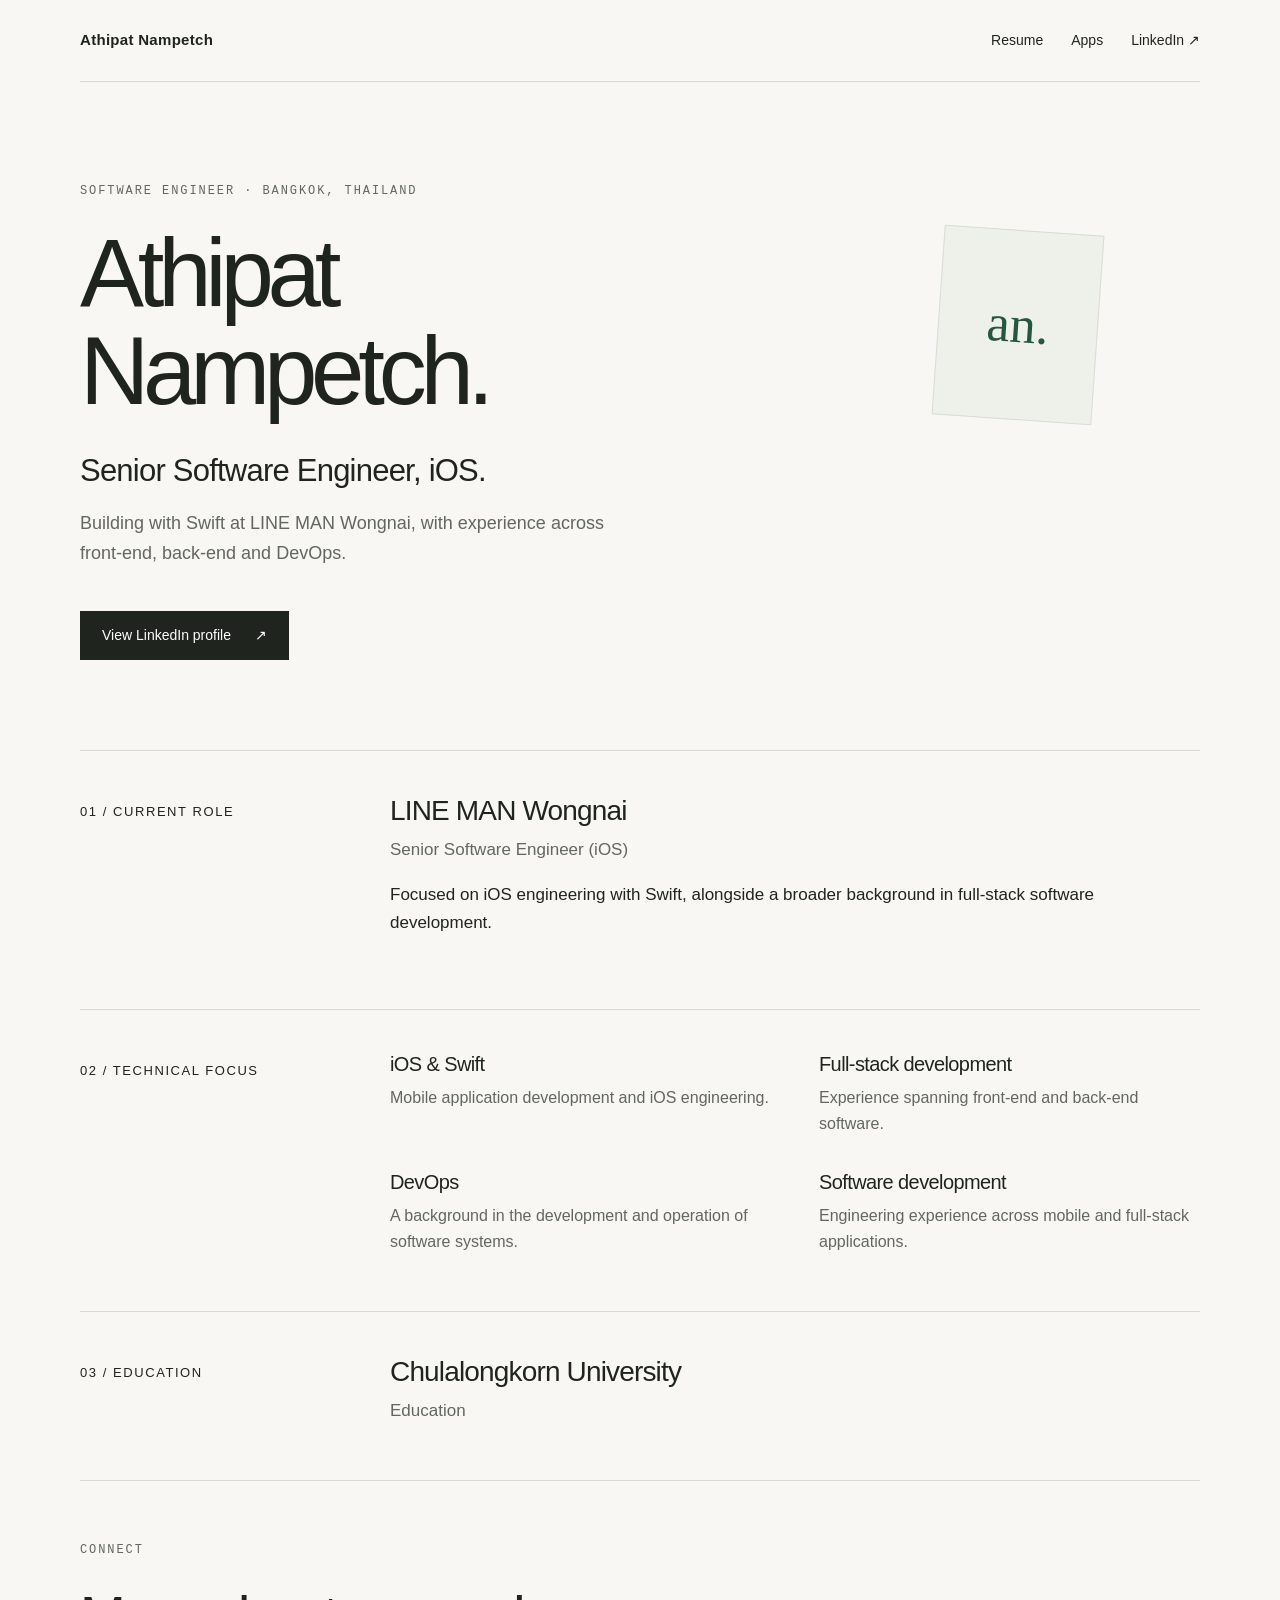
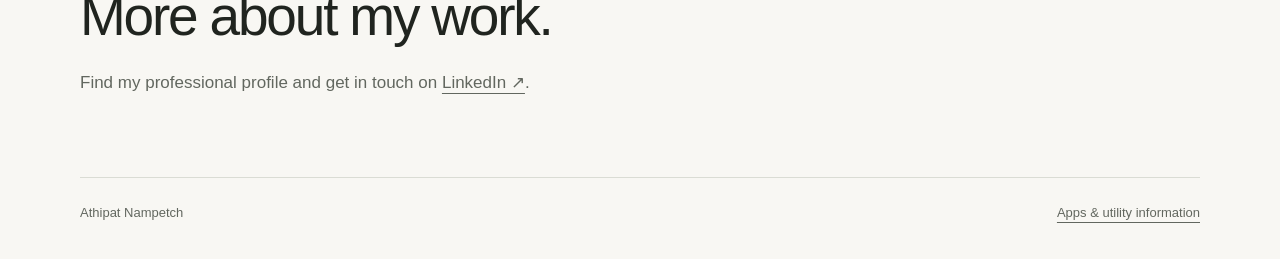
<file: index.html>
<!doctype html>
<html lang="en"><head><meta charset="utf-8"><meta name="viewport" content="width=device-width,initial-scale=1"><meta name="description" content="Athipat Nampetch — Senior Software Engineer (iOS) at LINE MAN Wongnai. Swift, full-stack development and DevOps."><title>Athipat Nampetch — Software Engineer</title><link rel="stylesheet" href="/site.css"></head><body><a class="skip" href="#main">Skip to content</a><div class="shell"><header><a class="brand" href="/">Athipat Nampetch</a><nav aria-label="Main navigation"><a href="#experience">Resume</a><a href="/apps/">Apps</a><a href="https://www.linkedin.com/in/athipat-nampetch-90154b186/">LinkedIn ↗</a></nav></header><main id="main"><section class="hero" aria-labelledby="name"><div><p class="eyebrow">Software Engineer · Bangkok, Thailand</p><h1 id="name">Athipat<br>Nampetch.</h1><p class="role">Senior Software Engineer, iOS.</p><p class="lede">Building with Swift at LINE MAN Wongnai, with experience across front-end, back-end and DevOps.</p><a class="cta" href="https://www.linkedin.com/in/athipat-nampetch-90154b186/">View LinkedIn profile <span aria-hidden="true">↗</span></a></div><div class="monogram" aria-hidden="true">an.</div></section><section class="section" id="experience"><h2>01 / Current role</h2><div><h3>LINE MAN Wongnai</h3><p class="detail">Senior Software Engineer (iOS)</p><p>Focused on iOS engineering with Swift, alongside a broader background in full-stack software development.</p></div></section><section class="section" id="skills"><h2>02 / Technical focus</h2><div class="focus-grid"><div><h3>iOS &amp; Swift</h3><p class="detail">Mobile application development and iOS engineering.</p></div><div><h3>Full-stack development</h3><p class="detail">Experience spanning front-end and back-end software.</p></div><div><h3>DevOps</h3><p class="detail">A background in the development and operation of software systems.</p></div><div><h3>Software development</h3><p class="detail">Engineering experience across mobile and full-stack applications.</p></div></div></section><section class="section" id="education"><h2>03 / Education</h2><div><h3>Chulalongkorn University</h3><p class="detail">Education</p></div></section><section class="contact"><p class="eyebrow">Connect</p><h2>More about my work.</h2><p class="detail">Find my professional profile and get in touch on <a href="https://www.linkedin.com/in/athipat-nampetch-90154b186/">LinkedIn ↗</a>.</p></section></main><footer><span>Athipat Nampetch</span><a href="/apps/">Apps &amp; utility information</a></footer></div></body></html>
</file>
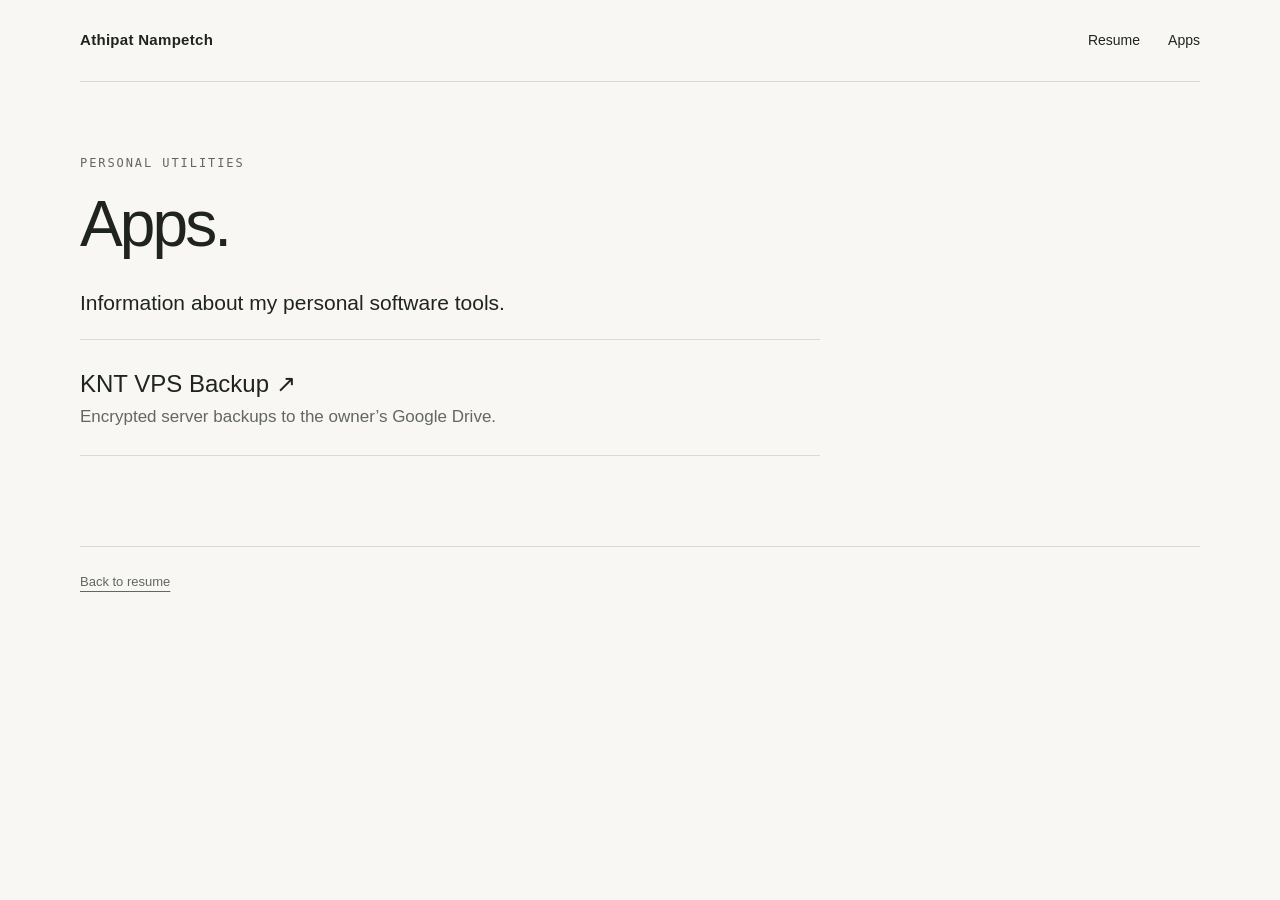
<file: apps/index.html>
<!doctype html><html lang="en"><head><meta charset="utf-8"><meta name="viewport" content="width=device-width,initial-scale=1"><title>Apps — Athipat Nampetch</title><link rel="stylesheet" href="/site.css"></head><body><a class="skip" href="#main">Skip to content</a><div class="shell"><header><a class="brand" href="/">Athipat Nampetch</a><nav aria-label="Main navigation"><a href="/">Resume</a><a href="/apps/" aria-current="page">Apps</a></nav></header><main id="main" class="document"><p class="eyebrow">Personal utilities</p><h1>Apps.</h1><p class="intro">Information about my personal software tools.</p><a class="app-link" href="/apps/knt-vps-backup/"><strong>KNT VPS Backup ↗</strong><span>Encrypted server backups to the owner’s Google Drive.</span></a></main><footer><a href="/">Back to resume</a></footer></div></body></html>
</file>
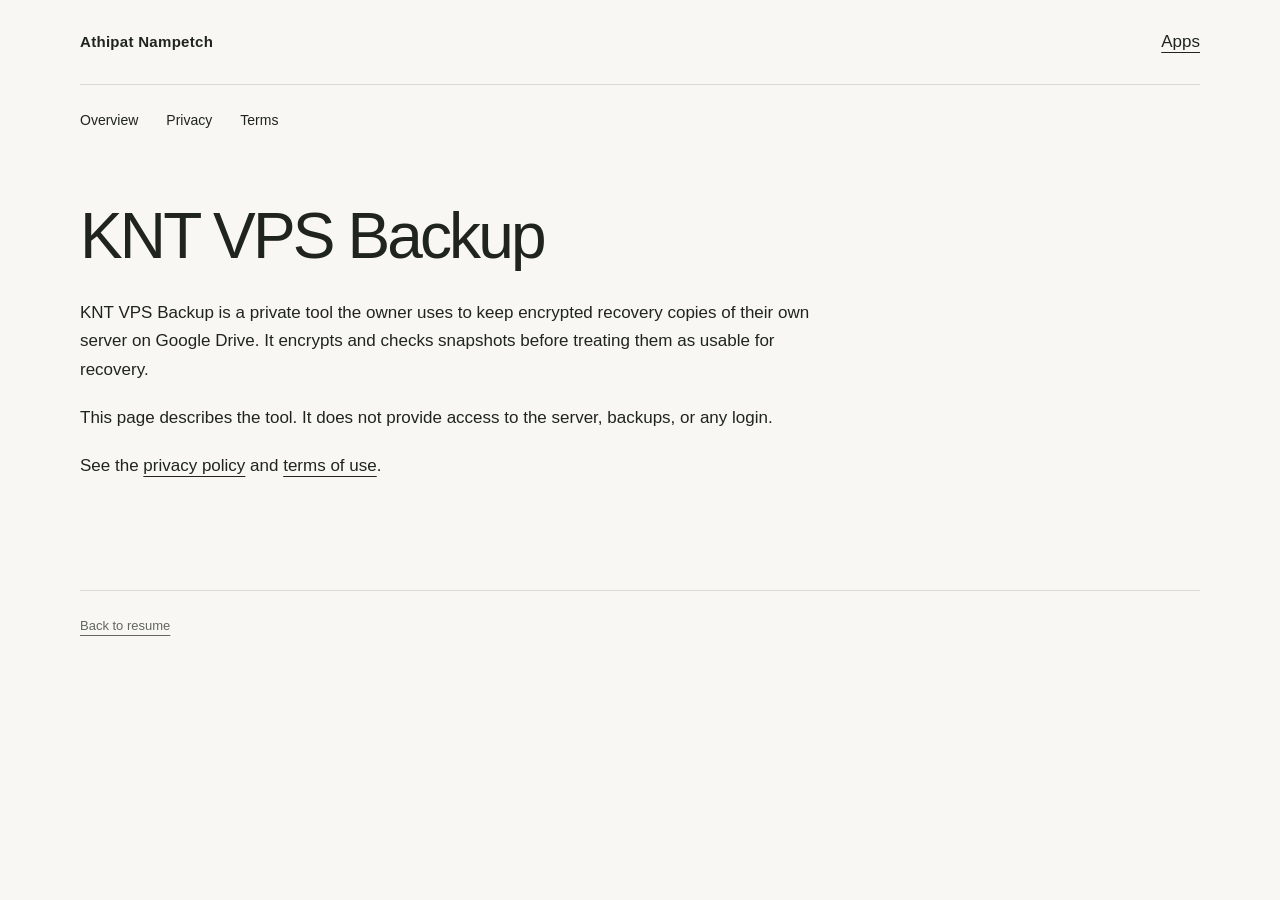
<file: apps/knt-vps-backup/index.html>
<!doctype html>
<html lang="en"><meta charset="utf-8"><meta name="viewport" content="width=device-width,initial-scale=1"><title>KNT VPS Backup | KNT VPS Backup</title><link rel="stylesheet" href="/site.css"><body><div class="shell"><header><a class="brand" href="/">Athipat Nampetch</a><a href="/apps/">Apps</a></header><nav aria-label="Backup information" style="padding-top:24px"><a href="index.html">Overview</a><a href="privacy.html">Privacy</a><a href="terms.html">Terms</a></nav><main class="document"><h1>KNT VPS Backup</h1><p>KNT VPS Backup is a private tool the owner uses to keep encrypted recovery copies of their own server on Google Drive. It encrypts and checks snapshots before treating them as usable for recovery.</p><p>This page describes the tool. It does not provide access to the server, backups, or any login.</p><p>See the <a href="privacy.html">privacy policy</a> and <a href="terms.html">terms of use</a>.</p></main><footer><a href="/">Back to resume</a></footer></div></body></html>
</file>
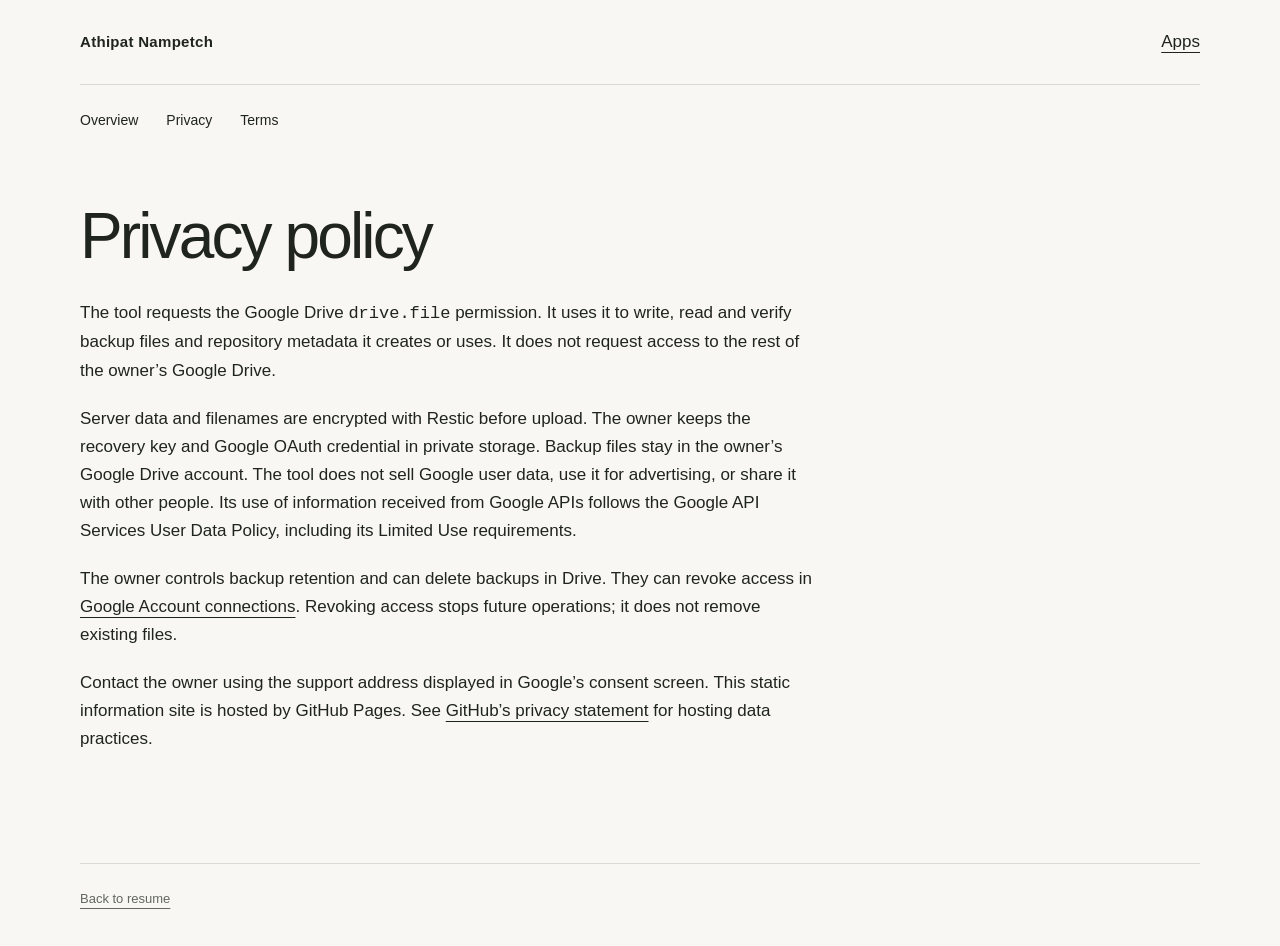
<file: apps/knt-vps-backup/privacy.html>
<!doctype html>
<html lang="en"><meta charset="utf-8"><meta name="viewport" content="width=device-width,initial-scale=1"><title>Privacy policy | KNT VPS Backup</title><link rel="stylesheet" href="/site.css"><body><div class="shell"><header><a class="brand" href="/">Athipat Nampetch</a><a href="/apps/">Apps</a></header><nav aria-label="Backup information" style="padding-top:24px"><a href="index.html">Overview</a><a href="privacy.html">Privacy</a><a href="terms.html">Terms</a></nav><main class="document"><h1>Privacy policy</h1><p>The tool requests the Google Drive <code>drive.file</code> permission. It uses it to write, read and verify backup files and repository metadata it creates or uses. It does not request access to the rest of the owner’s Google Drive.</p><p>Server data and filenames are encrypted with Restic before upload. The owner keeps the recovery key and Google OAuth credential in private storage. Backup files stay in the owner’s Google Drive account. The tool does not sell Google user data, use it for advertising, or share it with other people. Its use of information received from Google APIs follows the Google API Services User Data Policy, including its Limited Use requirements.</p><p>The owner controls backup retention and can delete backups in Drive. They can revoke access in <a href="https://myaccount.google.com/connections">Google Account connections</a>. Revoking access stops future operations; it does not remove existing files.</p><p>Contact the owner using the support address displayed in Google’s consent screen. This static information site is hosted by GitHub Pages. See <a href="https://docs.github.com/en/site-policy/privacy-policies/github-general-privacy-statement">GitHub’s privacy statement</a> for hosting data practices.</p></main><footer><a href="/">Back to resume</a></footer></div></body></html>
</file>
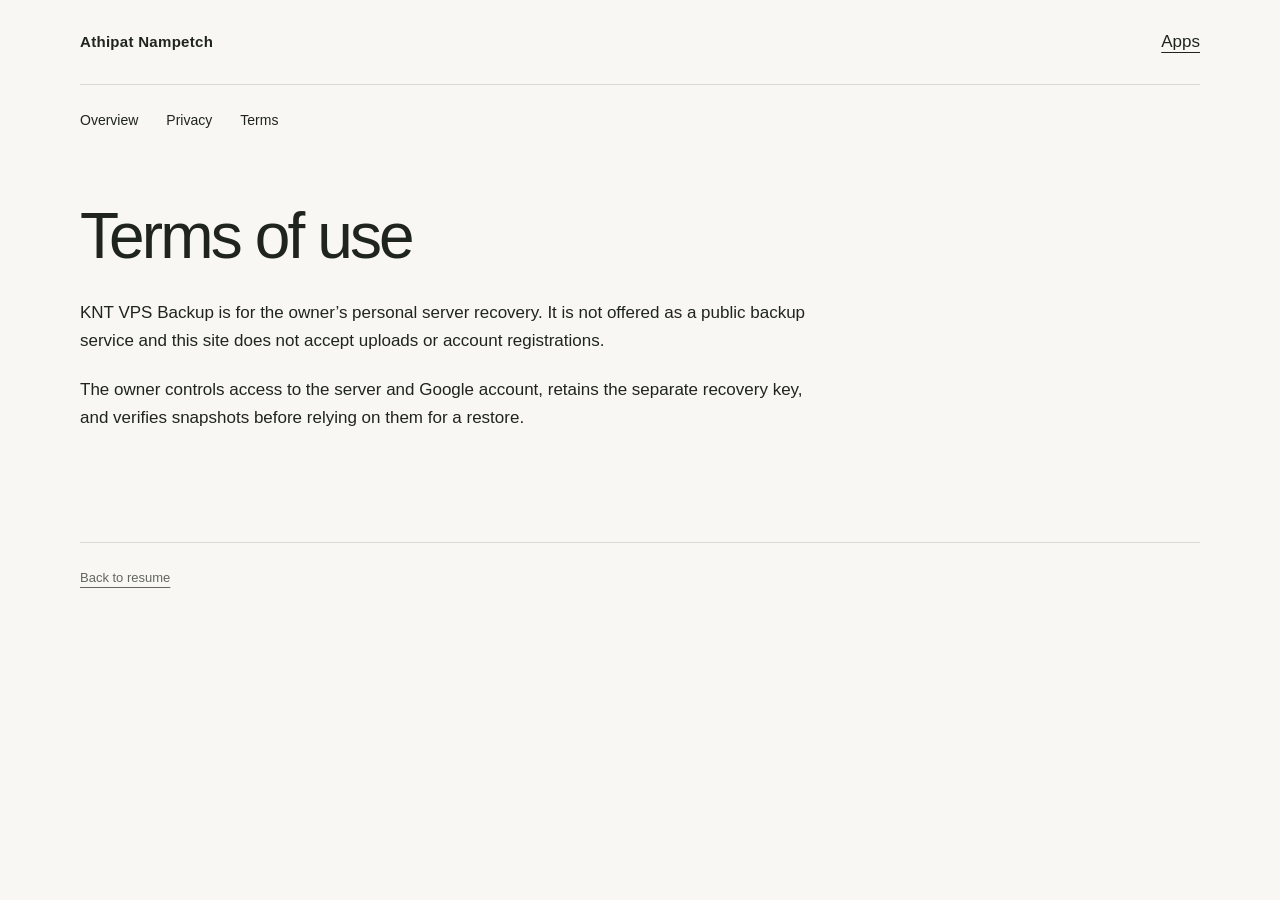
<file: apps/knt-vps-backup/terms.html>
<!doctype html>
<html lang="en"><meta charset="utf-8"><meta name="viewport" content="width=device-width,initial-scale=1"><title>Terms of use | KNT VPS Backup</title><link rel="stylesheet" href="/site.css"><body><div class="shell"><header><a class="brand" href="/">Athipat Nampetch</a><a href="/apps/">Apps</a></header><nav aria-label="Backup information" style="padding-top:24px"><a href="index.html">Overview</a><a href="privacy.html">Privacy</a><a href="terms.html">Terms</a></nav><main class="document"><h1>Terms of use</h1><p>KNT VPS Backup is for the owner’s personal server recovery. It is not offered as a public backup service and this site does not accept uploads or account registrations.</p><p>The owner controls access to the server and Google account, retains the separate recovery key, and verifies snapshots before relying on them for a restore.</p></main><footer><a href="/">Back to resume</a></footer></div></body></html>
</file>
<file: site.css>
:root{color-scheme:light;--paper:#f8f7f3;--ink:#20241f;--muted:#62675f;--line:#dadcd4;--accent:#245640;--soft:#edf1e9}*{box-sizing:border-box}html{scroll-behavior:smooth}body{margin:0;background:var(--paper);color:var(--ink);font:17px/1.65 -apple-system,BlinkMacSystemFont,"Segoe UI",sans-serif}a{color:inherit;text-underline-offset:5px}a:hover{color:var(--accent)}a:focus-visible{outline:3px solid var(--accent);outline-offset:5px}.shell{width:min(1120px,calc(100% - 64px));margin:auto}.skip{position:absolute;left:24px;top:-80px;background:var(--ink);color:white;padding:10px}.skip:focus{top:12px}header{display:flex;justify-content:space-between;align-items:center;padding:28px 0;border-bottom:1px solid var(--line)}.brand{font-size:15px;font-weight:650;text-decoration:none;letter-spacing:.02em}nav{display:flex;gap:28px;font-size:14px}nav a{text-decoration:none}.eyebrow{text-transform:uppercase;font:12px/1.5 ui-monospace,SFMono-Regular,monospace;letter-spacing:.16em;color:var(--muted);margin:0 0 24px}.hero{padding:100px 0 90px;display:grid;grid-template-columns:3fr 1fr;gap:70px}h1{font-size:clamp(52px,7.5vw,100px);font-weight:500;letter-spacing:-.065em;line-height:1.02;margin:0 0 30px;text-wrap:balance}.role{font-size:clamp(23px,3vw,31px);line-height:1.35;letter-spacing:-.025em;margin:0 0 16px}.lede{color:var(--muted);max-width:560px;font-size:18px}.monogram{align-self:start;margin-top:48px;width:160px;height:190px;border:1px solid var(--line);background:var(--soft);display:flex;align-items:center;justify-content:center;font:52px/1 Georgia,serif;color:var(--accent);transform:rotate(4deg)}.cta{display:inline-flex;gap:24px;align-items:center;text-decoration:none;background:var(--ink);color:white;padding:13px 22px;margin-top:24px;font-size:14px}.cta:hover{background:var(--accent);color:white}.section{border-top:1px solid var(--line);padding:42px 0 55px;display:grid;grid-template-columns:1fr 3fr;gap:40px}.section h2{font-size:13px;font-weight:500;text-transform:uppercase;letter-spacing:.12em;margin:8px 0}.section h3{font-size:28px;letter-spacing:-.03em;font-weight:500;line-height:1.25;margin:0 0 8px}.detail{color:var(--muted);margin:0}.focus-grid{display:grid;grid-template-columns:1fr 1fr;gap:32px 48px}.focus-grid h3{font-size:20px}.focus-grid p{font-size:16px}.contact{padding:60px 0 80px;border-top:1px solid var(--line)}.contact h2{font:500 clamp(35px,5vw,55px)/1.2 -apple-system,BlinkMacSystemFont,sans-serif;letter-spacing:-.04em;margin:0 0 20px}footer{border-top:1px solid var(--line);padding:24px 0 36px;display:flex;justify-content:space-between;font-size:13px;color:var(--muted)}.document{max-width:740px;padding:72px 0 90px}.document h1{font-size:clamp(42px,6vw,64px);letter-spacing:-.045em}.document h2{font-size:24px;margin:36px 0 10px}.document p{margin:0 0 20px}.document .intro{font-size:21px;line-height:1.5}.app-link{display:block;border-top:1px solid var(--line);border-bottom:1px solid var(--line);padding:24px 0;text-decoration:none}.app-link strong{display:block;font-size:24px;font-weight:500}.app-link span{color:var(--muted)}@media(max-width:700px){.shell{width:calc(100% - 40px)}header{padding:22px 0}nav{gap:18px}.hero{padding:66px 0 58px;grid-template-columns:1fr;gap:0}.monogram{display:none}.section{grid-template-columns:1fr;gap:18px;padding:28px 0 38px}.focus-grid{gap:26px;grid-template-columns:1fr}.contact{padding:40px 0 55px}footer{gap:16px;flex-wrap:wrap}.document{padding:50px 0 60px}}@media(prefers-reduced-motion:reduce){html{scroll-behavior:auto}}@media print{body{background:white;font-size:12pt}header nav,.cta,.skip,footer{display:none}.hero{padding:30px 0}.section{padding:20px 0}.shell{width:100%}h1{font-size:48px}.contact{padding:25px 0}.monogram{display:none}}
</file>
